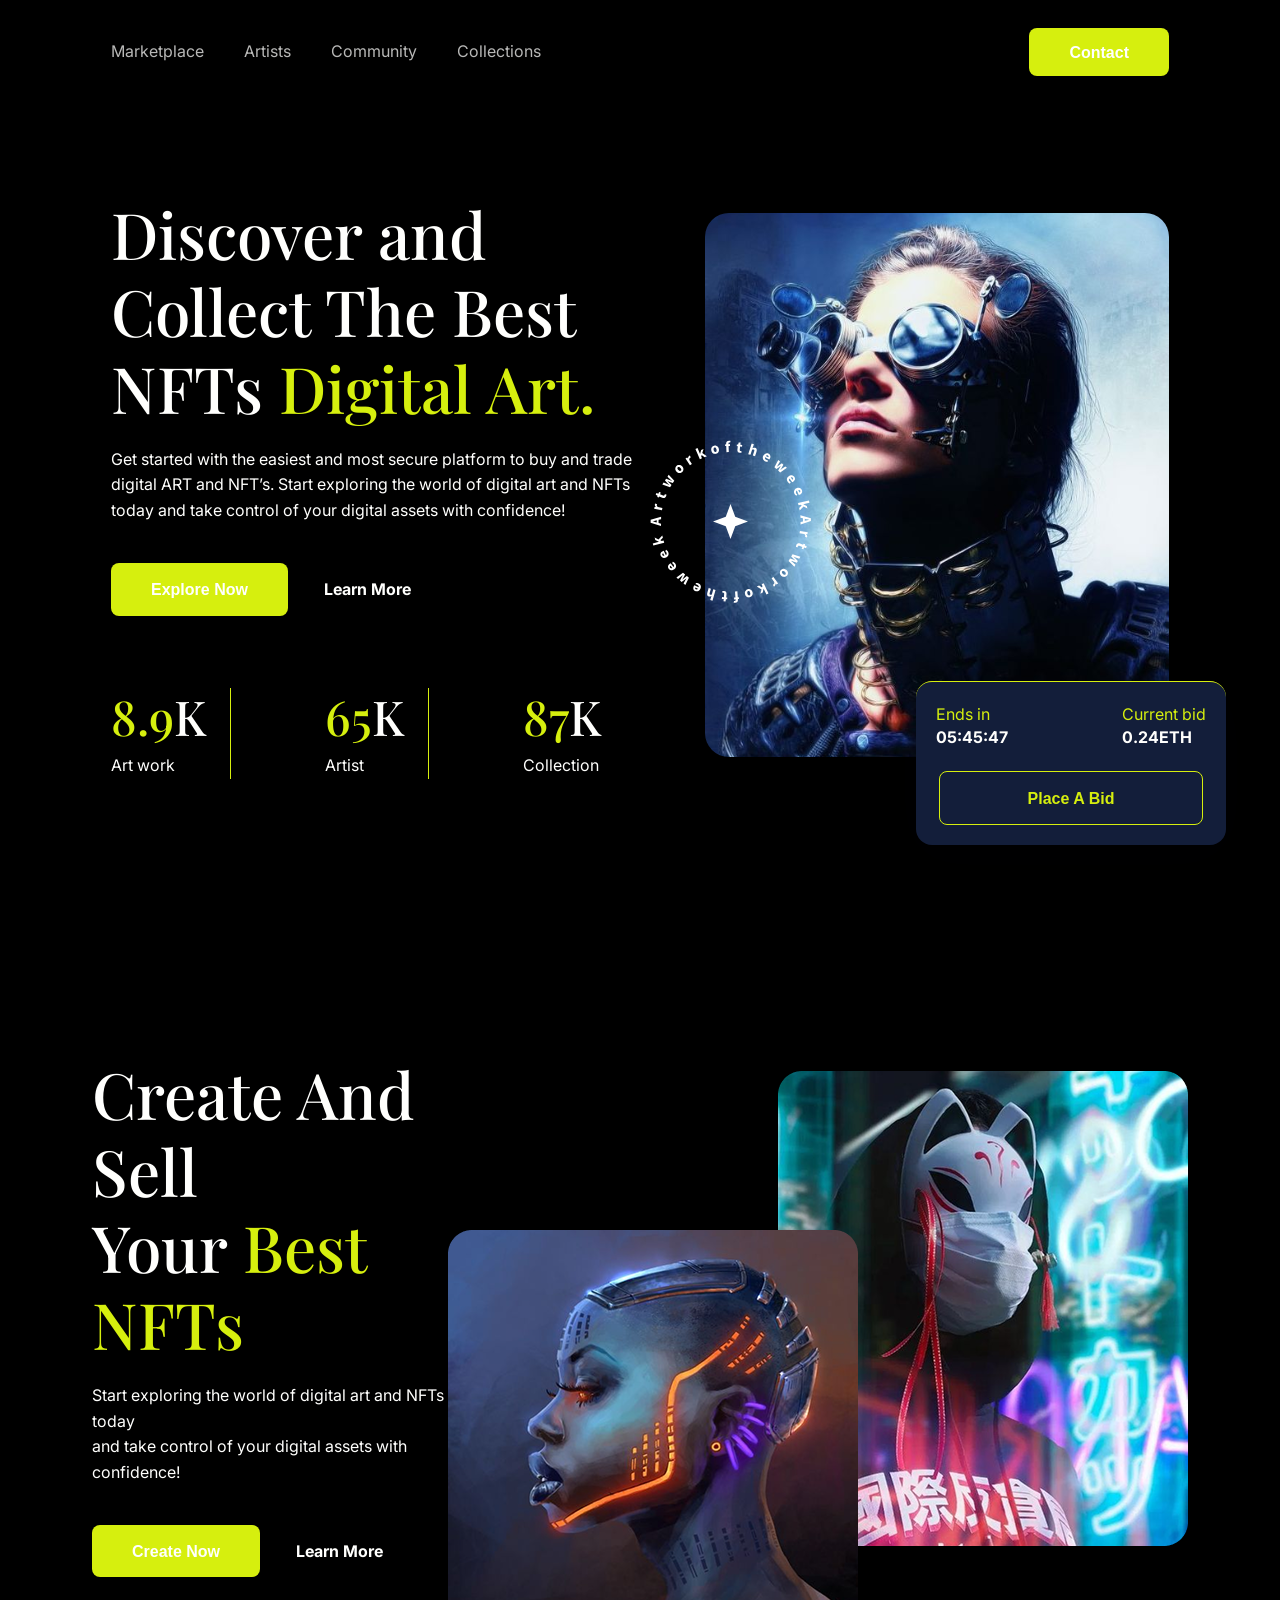
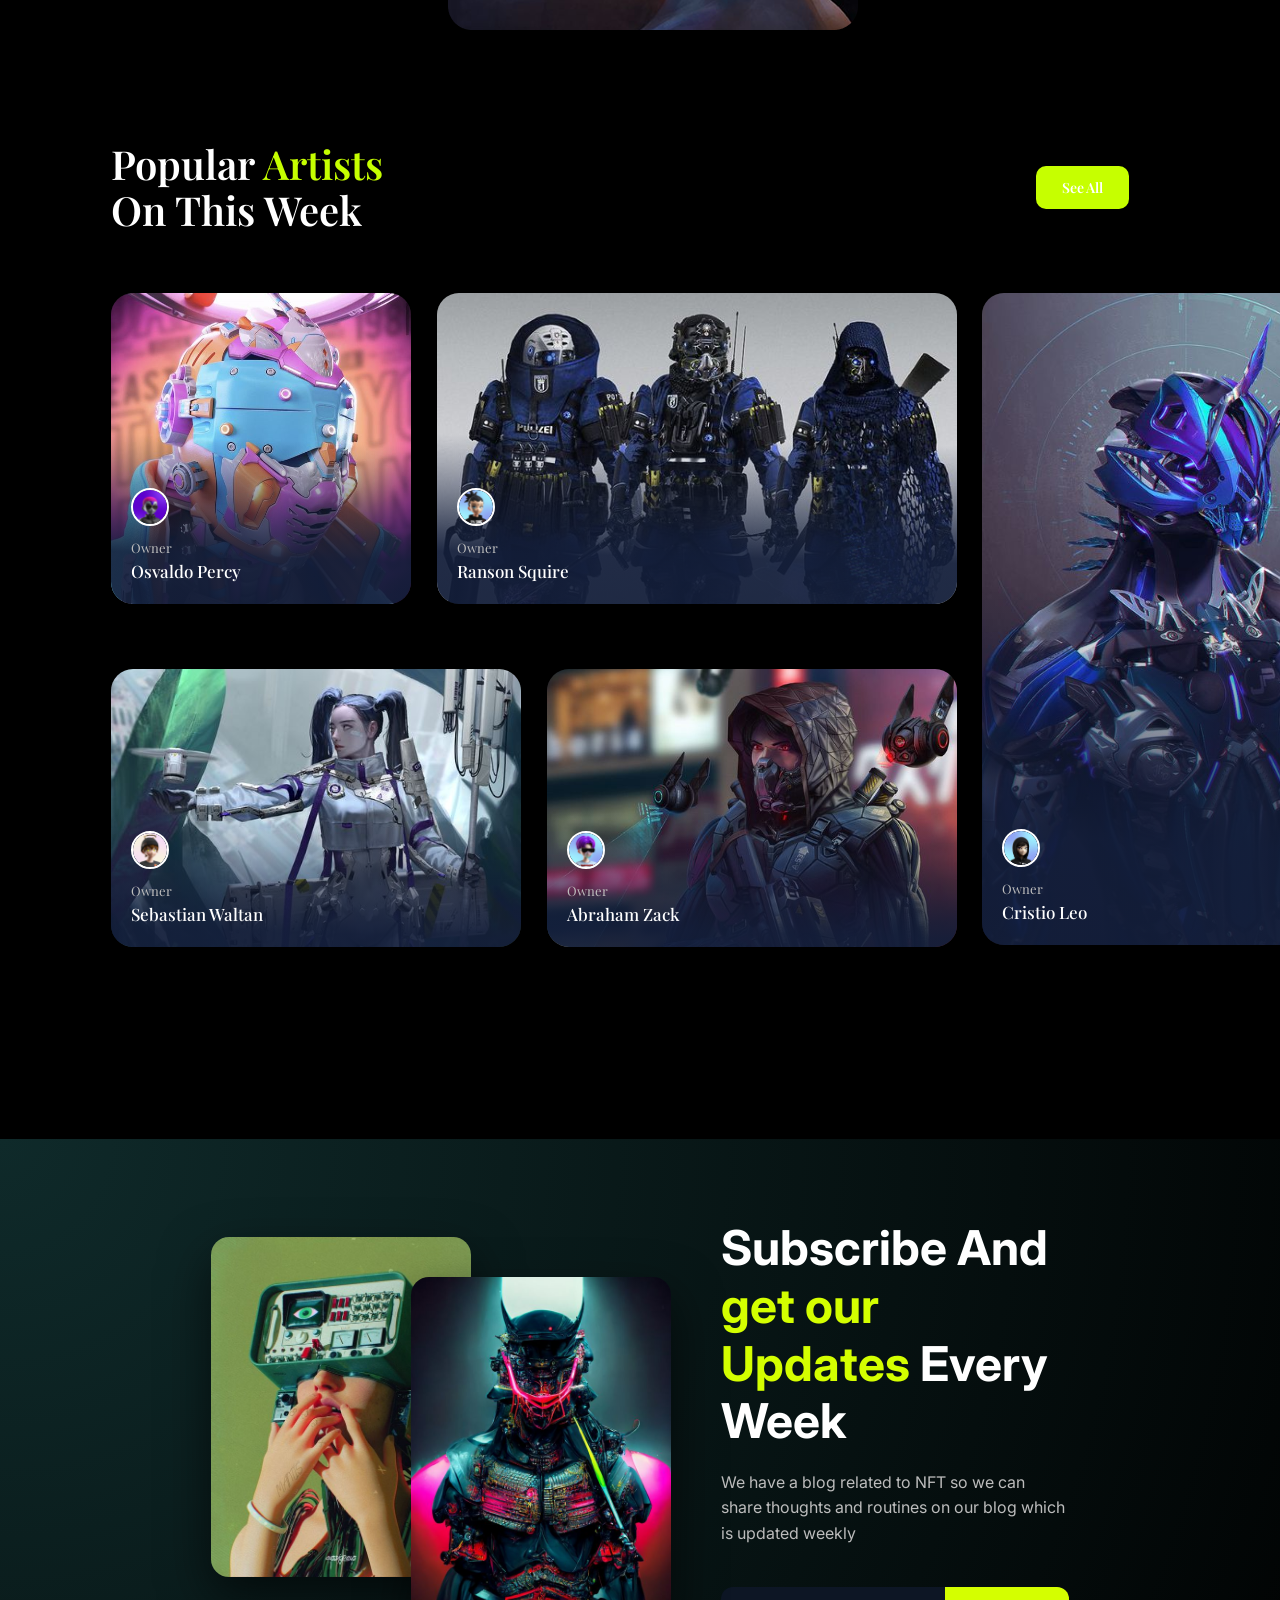
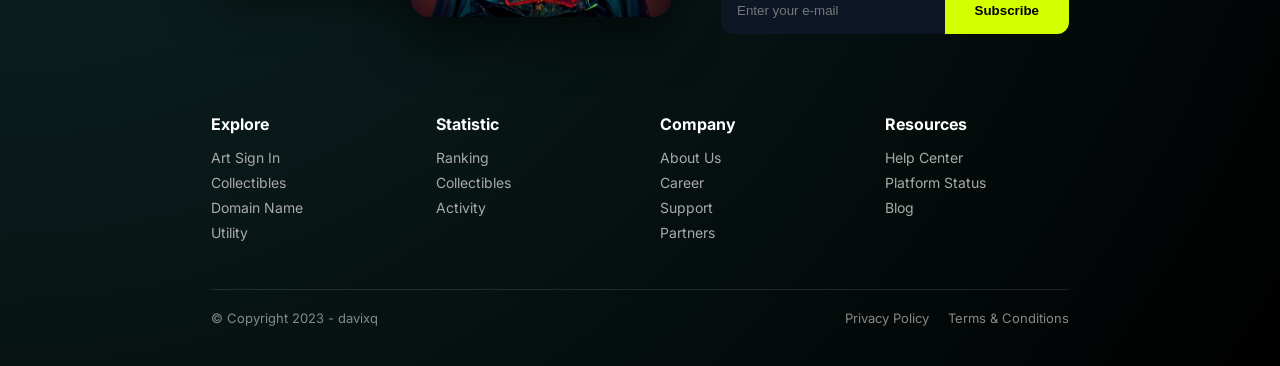
<file: index.html>
<!DOCTYPE html>
<html lang="en">
  <head>
    <meta charset="UTF-8" />
    <meta name="viewport" content="width=device-width, initial-scale=1.0" />
    <title>NFTMarketplace</title>
    <link rel="stylesheet" href="./css/style.css" />
    <link rel="icon" href="./images/person/game.webp">
  </head>
  <body>
    <!-- Header -->
    <header>
      <div class="header__container container">
        <nav class="navbar">
          <ul class="nav__list">
            <li><a href="#" class="nav__list__item">Marketplace</a></li>
            <li><a href="#" class="nav__list__item">Artists</a></li>
            <li><a href="#" class="nav__list__item">Community</a></li>
            <li><a href="#" class="nav__list__item">Collections</a></li>
          </ul>
          <button class="navbar__btn">Contact</button>
        </nav>

        <!-- Header Main -->
        <div class="header__main">
          <div class="header__left">
            <h1 class="header__left__title">
              Discover and <br />
              Collect The Best <br />
              NFTs
              <span class="marked">Digital Art.</span>
            </h1>
            <p class="header__left__text">
              Get started with the easiest and most secure platform to buy and
              trade <br />
              digital ART and NFT’s. Start exploring the world of digital art
              and NFTs <br />
              today and take control of your digital assets with confidence!
            </p>
            <div class="btn__box">
              <button class="navbar__btn">Explore Now</button>
              <a href="#" class="left__link">Learn More</a>
            </div>

            <div class="header__subscribers">
              <div class="follow__num">
                <h2 class="followers"><span class="marked">8.9</span>K</h2>
                <p class="follow__type">Art work</p>
              </div>
              <div class="follow__num">
                <h2 class="followers"><span class="marked">65</span>K</h2>
                <p class="follow__type">Artist</p>
              </div>
              <div class="follow__num">
                <h2 class="followers"><span class="marked">87</span>K</h2>
                <p class="follow__type">Collection</p>
              </div>
            </div>
          </div>
          <div class="header__right">
            <img src="./images/person/hero.svg" alt="" class="right__img" />

            <div class="clock__box">
              <div class="clock__main">
                <div class="clock__type">
                  <p class="clockType__time">Ends in</p>
                  <h5 class="clockType__num">05:45:47</h5>
                </div>
                <div class="clock__type">
                  <p class="clockType__time">Current bid</p>
                  <h5 class="clockType__num">0.24ETH</h5>
                </div>
              </div>
              <div class="clock__btn__box">
                <button class="clock__btn">Place A Bid</button>
              </div>
            </div>
          </div>
        </div>
      </div>
    </header>

    
    <!-- Main -->
    <main>
      <!-- Best Section -->
      <section class="best">
        <div class="best__container container">
          <div class="best__left">
            <h1 class="best__title">
              Create And Sell <br />
              Your <span class="marked">Best NFTs</span>
            </h1>
            <p class="best__text">
              Start exploring the world of digital art and NFTs today <br />
              and take control of your digital assets with confidence!
            </p>
            <div class="btn__box">
              <button class="navbar__btn">Create Now</button>
              <a href="#" class="left__link">Learn More</a>
            </div>
          </div>
          <div class="best__right">
            <img src="./images/person/gamers.png" alt="" class="best__img" />
          </div>
        </div>

       </section>

       <!-- main2 -->
        <section>
        <div class="container">
  
  <div class="section-header">
          <h2 class="title">
              Popular <span>Artists</span><br>
              On This Week
          </h2>
          <button class="see-all">See All</button>
      </div>
  
      <div class="artists-grid">
  
          <div class="artist1-card">
              <img src="./images/Rectangle 9675.svg" alt="">
              <div class="avatar">
                  <img src="./images/person/Ellipse 6.svg">
              </div>
              <div class="artist-info">
                  <div class="role">Owner</div>
                  <div class="name">Osvaldo Percy</div>
              </div>
          </div>
  
          <div class="artist2-card">
              <img src="./images/Rectangle 9677.svg" alt="">
              <div class="avatar">
                  <img src="./images/person/Ellipse 6 (1).svg">
              </div>
              <div class="artist-info">
                  <div class="role">Owner</div>
                  <div class="name">Ranson Squire</div>
              </div>
          </div>
  
          <div class="artist3-card">
              <img src="./images/Rectangle 9674.svg" alt="">
              <div class="avatar">
                  <img src="./images/person/Ellipse 6 (4).svg" class="leo">
              </div>
              <div class="artist-info">
                  <div class="role">Owner</div>
                  <div class="name">Cristio Leo</div>
              </div>
          </div>
  
          <div class="artist4-card">
              <img src="./images/Rectangle 1000.svg" alt="">
              <div class="avatar">
                  <img src="./images/person/Ellipse 6 (2).svg">
              </div>
              <div class="artist-info">
                  <div class="role">Owner</div>
                  <div class="name">Sebastian Waltan</div>
              </div>
          </div>
  
          <div class="artist5-card">
              <img src="./images/Rectangle 9678.svg" alt="">
              <div class="avatar">
                  <img src="./images/person/Ellipse 6 (3).svg">
              </div>
              <div class="artist-info">
                  <div class="role">Owner</div>
                  <div class="name">Abraham Zack</div>
              </div>
          </div>
  
  
      </div>
    </div>
        </section>

         <section class="subscribe">
    <div class="container sukr__container">
      <div class="flex___box">
        <!-- LEFT IMAGES -->
        <div class="images">
          <div class="img-card">
            <img src="./images/person/bb8773f3d66ab8132457cd7ad210e7823594fcdf.png" alt="NFT Image 1">
          </div>
          <div class="img-card second">
            <img src="./images/person/ef54783ba9f3941323a96ee02ddf5e19714adacf.png" alt="NFT Image 2">
          </div>
        </div>
  
        <!-- RIGHT CONTENT -->
        <div class="content">
          <h2>Subscribe And <span>get our Updates</span> Every Week</h2>
          <p>
            We have a blog related to NFT so we can share thoughts and routines on our blog which is updated weekly
          </p>
  
          <form class="subscribe-form">
            <input type="email" placeholder="Enter your e-mail" required>
            <button type="submit">Subscribe</button>
          </form>
        </div>
      </div>  
  
  
      <!-- FOOTER LINKS -->
      <div class="footer-links">
        <div class="col">
          <h4>Explore</h4>
          <a href="#">Art Sign In</a>
          <a href="#">Collectibles</a>
          <a href="#">Domain Name</a>
          <a href="#">Utility</a>
        </div>
  
        <div class="col">
          <h4>Statistic</h4>
          <a href="#">Ranking</a>
          <a href="#">Collectibles</a>
          <a href="#">Activity</a>
        </div>
  
        <div class="col">
          <h4>Company</h4>
          <a href="#">About Us</a>
          <a href="#">Career</a>
          <a href="#">Support</a>
          <a href="#">Partners</a>
        </div>
  
        <div class="col">
          <h4>Resources</h4>
          <a href="#">Help Center</a>
          <a href="#">Platform Status</a>
          <a href="#">Blog</a>
        </div>
      </div>
  
      <!-- BOTTOM BAR -->
      <div class="bottom">
        <p>© Copyright 2023 - davixq</p>
        <div class="policy">
          <a href="#">Privacy Policy</a>
          <a href="#">Terms & Conditions</a>
        </div>
      </div>
    </div>

  </section>
     </main>


  </body>
</html>
</file>
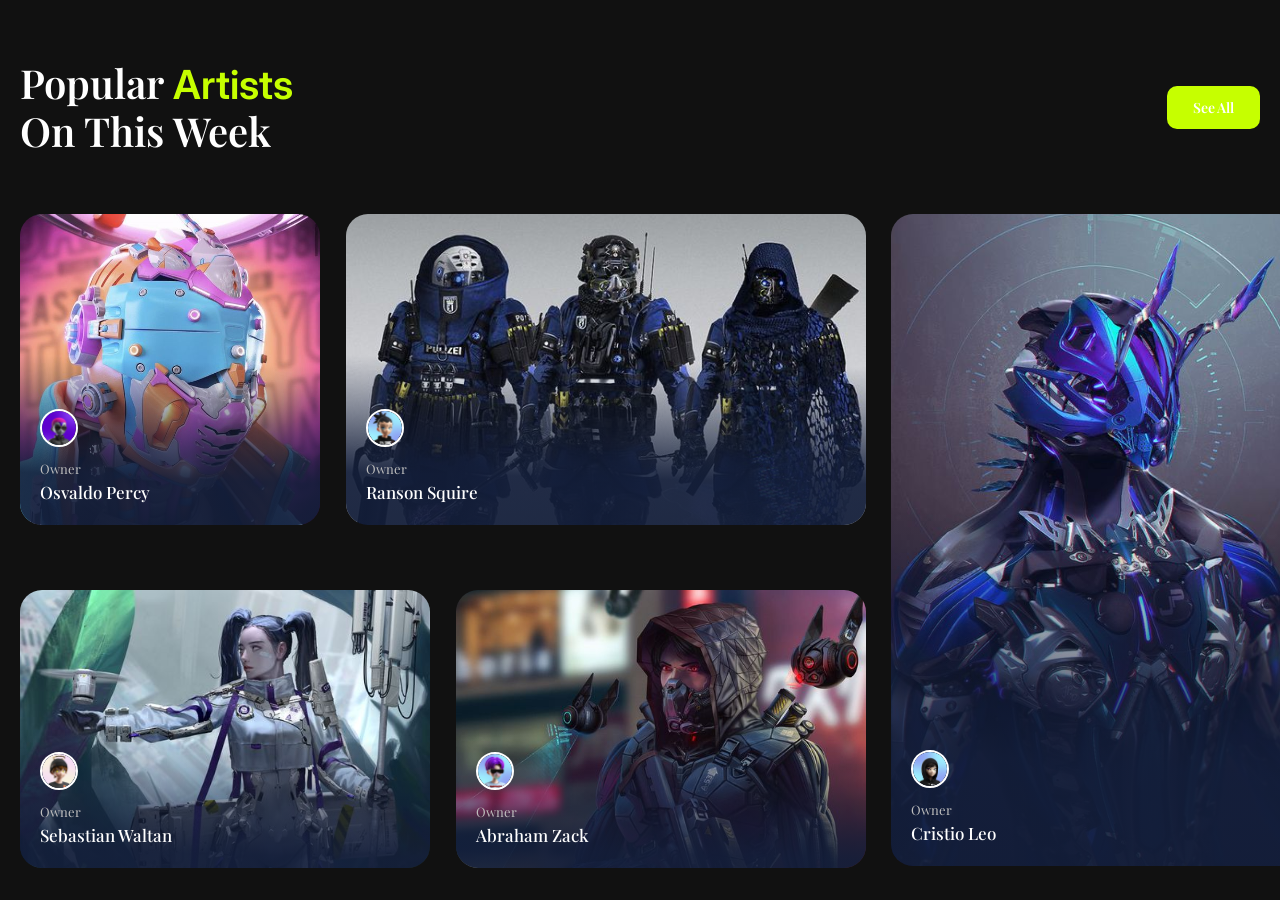
<file: popularartists.html>
<!DOCTYPE html>
<html lang="en">
<head>
    <meta charset="UTF-8">
    <meta name="viewport" content="width=device-width, initial-scale=1.0">
    <title>Popular Artists</title>
    <link rel="stylesheet" href="./css/popularartists.css">
</head>
<body>

<div class="container">

<div class="section-header">
        <h2 class="title">
            Popular <span>Artists</span><br>
            On This Week
        </h2>
        <button class="see-all">See All</button>
    </div>

    <div class="artists-grid">

        <div class="artist1-card">
            <img src="./images/Rectangle 9675.svg" alt="">
            <div class="avatar">
                <img src="./images/person/Ellipse 6.svg">
            </div>
            <div class="artist-info">
                <div class="role">Owner</div>
                <div class="name">Osvaldo Percy</div>
            </div>
        </div>

        <div class="artist2-card">
            <img src="./images/Rectangle 9677.svg" alt="">
            <div class="avatar">
                <img src="./images/person/Ellipse 6 (1).svg">
            </div>
            <div class="artist-info">
                <div class="role">Owner</div>
                <div class="name">Ranson Squire</div>
            </div>
        </div>

        <div class="artist3-card">
            <img src="./images/Rectangle 9674.svg" alt="">
            <div class="avatar">
                <img src="./images/person/Ellipse 6 (4).svg" class="leo">
            </div>
            <div class="artist-info">
                <div class="role">Owner</div>
                <div class="name">Cristio Leo</div>
            </div>
        </div>

        <div class="artist4-card">
            <img src="./images/Rectangle 1000.svg" alt="">
            <div class="avatar">
                <img src="./images/person/Ellipse 6 (2).svg">
            </div>
            <div class="artist-info">
                <div class="role">Owner</div>
                <div class="name">Sebastian Waltan</div>
            </div>
        </div>

        <div class="artist5-card">
            <img src="./images/Rectangle 9678.svg" alt="">
            <div class="avatar">
                <img src="./images/person/Ellipse 6 (3).svg">
            </div>
            <div class="artist-info">
                <div class="role">Owner</div>
                <div class="name">Abraham Zack</div>
            </div>
        </div>


    </div>

</div>

</body>
</html>
</file>
<file: css/style.css>
/* font Inter */

@import url("https://fonts.googleapis.com/css2?family=Inter:ital,opsz,wght@0,14..32,100..900;1,14..32,100..900&display=swap");

/* Playfair Display */
@import url("https://fonts.googleapis.com/css2?family=Playfair+Display:wght@400;600;700&display=swap");

* {
  margin: 0;
  padding: 0;
  box-sizing: border-box;
}

body {

    color: #fff;
    font-family: 'Inter', sans-serif;
    background-color: black;
    font-family: "Inter", sans-serif;
    background-repeat: no-repeat;
    background-size: cover;

}

li {
  list-style: none;
}

a {
  text-decoration: none;
}

.container {
  max-width: 1512px;
  width: 100%;
  margin: 0 auto;
  padding: 0 111px;
}

/* Header */

/* Navbar */
.navbar {
  display: flex;
  justify-content: space-between;
  align-items: center;
  padding: 28px 0;
}

.nav__list {
  display: flex;
  align-items: center;
  gap: 40px;
}

.nav__list__item {
  font-weight: 400;
  font-size: 16px;
  line-height: 160%;
  letter-spacing: 0px;
  transition: 0.5s ease;
  color: #fffffdb8;
}

.nav__list__item:hover {
  color: #ffffff;
  border-bottom: 1px solid #d6ef0e;
}

.navbar__btn {
  font-weight: 700;
  font-size: 16px;
  line-height: 120%;
  letter-spacing: 0px;
  padding: 14.5px 40px;
  color: #ffffff;
  background-color: #d6ef0e;
  border: none;
  border-radius: 8px;
}

.navbar__btn:hover {
  cursor: pointer;
}

/* Header Main */
.header__main {
  display: flex;
  align-items: center;
  justify-content: space-between;
  padding-bottom: 185px;
  margin-top: 92px;
}

.header__left__title {
  font-family: "Playfair Display", sans-serif;
  font-weight: 500;
  font-size: 64px;
  line-height: 120%;
  letter-spacing: 0px;
  margin-bottom: 20px;
  color: #fffffd;
}

.marked {
  color: #d6ef0e;
}

.header__left__text {
  font-weight: 400;
  font-size: 16px;
  line-height: 160%;
  letter-spacing: 0px;
  margin-bottom: 40px;
  color: #fffffd;
}

.btn__box {
  display: flex;
  align-items: center;
  gap: 36px;
  margin-bottom: 72px;
}

.btn__box .navbar__btn {
  padding: 16.5px 40px;
}

.left__link {
  font-weight: 700;
  font-style: Bold;
  font-size: 16px;
  line-height: 120%;
  letter-spacing: 0px;
  color: #fffffd;
}

.header__subscribers {
  display: flex;
  align-items: center;
  gap: 94px;
}

.follow__num {
  display: flex;
  flex-direction: column;
  gap: 8px;
  border-right: 1px solid #d6ef0e;
  padding-right: 24px;
}

.follow__num:last-child {
  border-right: none;
}

.followers {
  font-family: "Playfair Display", sans-serif;
  font-weight: 500;
  font-size: 48px;
  line-height: 120%;
  letter-spacing: 0px;
  color: #fffffd;
}

.follow__type {
  font-weight: 400;
  font-size: 16px;
  line-height: 160%;
  letter-spacing: 0px;
  color: #fffffd;
}

.header__right {
  position: relative;
}

.clock__box {
  position: absolute;
  left: 271px;
  top: 468px;
  width: 310px;
  padding: 20px;
  background-color: #131e3a;
  border-top: 1px solid #d6ef0e;
  box-shadow: 0px 9px 50px 0px #1724410a;
  border-radius: 16px;
}

.clock__main {
  display: flex;
  align-items: center;
  justify-content: space-between;
  margin-bottom: 24px;
}

.clockType__time {
  font-weight: 400;
  font-size: 16px;
  line-height: 160%;
  letter-spacing: 0px;
  color: #d6ef0e;
}

.clockType__num {
  font-weight: 700;
  font-size: 16px;
  line-height: 120%;
  letter-spacing: 0px;
  color: #fffffd;
}

.clock__btn__box {
  display: flex;
  justify-content: center;
}

.clock__btn {
  font-weight: 700;
  font-size: 16px;
  line-height: 120%;
  letter-spacing: 0px;
  background: none;
  padding: 16.5px 88px;
  border-radius: 8px;
  color: #d6ef0e;
  border: 1px solid #d6ef0e;
  transition: 0.5s ease;
}

.clock__btn:hover {
  cursor: pointer;
  background-color: #d6ef0e;
  color: #131e3a;
}


/* Best Section */

.best__container {
  display: flex;
  align-items: center;
  justify-content: space-between;
  padding: 92px;
}

.best__title {
  font-family: "Playfair Display", sans-serif;
  font-weight: 500;
  font-style: Medium;
  font-size: 64px;
  line-height: 120%;
  letter-spacing: 0px;
  margin-bottom: 20px;
  color: #fffffd;
}

.best__text {
  font-weight: 400;
  font-size: 16px;
  line-height: 160%;
  letter-spacing: 0px;
  margin-bottom: 40px;
  color: #fffffd;
}

.best__left .navbar__btn {
  padding: 16.5px 40px;
}


/* main2 */

.section-header {
    display: flex;
    justify-content: space-between;
    align-items: center;
    margin-bottom: 60px;
}

.title {
    font-size: 40px;
    font-weight: 600;
    line-height: 1.15;
    font-family: 'Playfair Display', sans-serif;
}

.title span {
    color: #c6ff00;
}


.see-all {
    background: #c6ff00;
    color: white;
    margin-left: 500px;
    margin-right: 40px;
    padding: 12px 26px;
    border-radius: 10px;
    font-family:'Playfair Display', sans-serif;
    font-size: 14px;
    font-weight: 600;
    border: none;
    cursor: pointer;
}


.artists-grid {
    display: grid;
    grid-template-columns: repeat(3, 1fr);
    grid-auto-rows: 150px; /* ASOSIY O‘LCHOV */
    gap: 26px;
    padding-bottom: 520px;
}


.artist1-card {
   
    position: relative;
    width: 300px;
    height: 311px;
    border-radius: 22px;
    overflow: hidden;
    background: #111;
}

.artist2-card {
    right: 110px;
    position: relative;
    width: 520px;
    height: 311px;
    border-radius: 22px;
    overflow: hidden;
    background: #111;

}

.artist3-card {
    position: relative;
    width: 410px;
    height: 652px;
    right: 111px;
    border-radius: 22px;
    overflow: hidden;
    background: #111;
}

.artist4-card {
    position: relative;
    width: 410px;
    height: 278px;
    border-radius: 22px;
    overflow: hidden;
    background: #111;
    top: 200px;
    
}

.artist5-card {
    position: relative;
    width: 410px;
    height: 278px;
    border-radius: 22px;
    overflow: hidden;
    background: #111;
    top: 200px;
    
}



.artist-card > img {
    position: absolute;
    inset: 0;
    width: 100%;
    height: 100%;
    object-fit: cover;
}



.avatar {
    position: absolute;
    bottom: 78px;
    left: 20px;
    width: 38px;
    height: 38px;
    border-radius: 50%;
    overflow: hidden;
    border: 2px solid #fff;
    z-index: 3;
}

.avatar img {
    width: 100%;
    height: 100%;
    object-fit: cover;
}


.artist-info {
    position: absolute;
    bottom: 22px;
    left: 20px;
    z-index: 3;
}

.role {
    font-size: 13px;
    color: #bdbdbd;
    margin-bottom: 4px;
    font-family: 'Playfair Display', sans-serif;
}

.name {
    font-size: 17px;
    font-weight: 500;
    font-family: 'Playfair Display', sans-serif;
}


  

/* MAIN GRID */

.subscribe {
  width: 100%;
  padding: 80px 100px 40px;
  background: radial-gradient(circle at top left, #0f2a2a, #000);


}
/* LEFT IMAGES */
  .flex___box {
    display: flex;
    justify-content: center;
    gap: 50px;
    align-items: center;
  }

  .images {
    display: flex;
    position: relative;
  }
  
  .img-card {
    width: 260px;
    height: 340px;
    border-radius: 18px;
    overflow: hidden;
    box-shadow: 0 20px 50px rgba(0,0,0,0.6);
  }
  
  .img-card img {
    width: 100%;
    height: 100%;
    object-fit: cover;
  }
  
  .img-card.second {
    margin-left: -60px;
    margin-top: 40px;
  }
  
  /* RIGHT CONTENT */
  .content h2 {
    font-size: 48px;
    font-weight: 700;
    line-height: 1.2;
  }
  
  .content h2 span {
    color: #d4ff00;
  }
  
  .content p {
    margin: 20px 0 40px;
    color: #bcbcbc;
    max-width: 500px;
    line-height: 1.6;
  }
  
  /* FORM */
  .subscribe-form {
    display: flex;
    max-width: 450px;
    background: #0d1625;
    border-radius: 12px;
    overflow: hidden;
  }
  
  .subscribe-form input {
    flex: 1;
    padding: 16px;
    border: none;
    outline: none;
    background: transparent;
    color: #fff;
  }
  
  .subscribe-form input::placeholder {
    color: #777;
  }
  
  .subscribe-form button {
    background: #d4ff00;
    border: none;
    padding: 0 30px;
    cursor: pointer;
    font-weight: 600;
    color: #000;
  }
  
  /* FOOTER LINKS */
  .footer-links {
    margin-top: 80px;
    display: grid;
    grid-template-columns: repeat(4, 1fr);
    gap: 40px;
  }
  
  .footer-links h4 {
    margin-bottom: 15px;
    font-size: 16px;
  }
  
  .footer-links a {
    display: block;
    text-decoration: none;
    color: #aaa;
    margin-bottom: 8px;
    font-size: 14px;
  }
  
  .footer-links a:hover {
    color: #fff;
  }
  
  /* BOTTOM */
  .bottom {
    margin-top: 40px;
    padding-top: 20px;
    border-top: 1px solid rgba(255,255,255,0.1);
    display: flex;
    justify-content: space-between;
    font-size: 13px;
    color: #888;
  }
  
  .policy a {
    margin-left: 15px;
    text-decoration: none;
    color: #888;
  }
  
  .policy a:hover {
    color: #fff;
  }
</file>
<file: css/popularartists.css>
/* font Inter */

@import url('https://fonts.googleapis.com/css2?family=Inter:ital,opsz,wght@0,14..32,100..900;1,14..32,100..900&display=swap');

/* Playfair Display */
@import url('https://fonts.googleapis.com/css2?family=Playfair+Display:wght@400;600;700&display=swap');

* {
    margin: 0;
    padding: 0;
    box-sizing: border-box;
    font-family: 'Inter', sans-serif;
}


body {
    color: #ffffff;
      background-color: #111;
}


.container {
    max-width: 1312px;
    width: 100%;
    margin: 0 auto;
    padding: 60px 20px;
    padding-bottom: 50px;
    
}


.section-header {
    display: flex;
    justify-content: space-between;
    align-items: center;
    margin-bottom: 60px;
}

.title {
    font-size: 40px;
    font-weight: 600;
    line-height: 1.15;
    font-family: 'Playfair Display', sans-serif;
}

.title span {
    color: #c6ff00;
}


.see-all {
    background: #c6ff00;
    color: white;
    margin-left: 500px;
    padding: 12px 26px;
    border-radius: 10px;
    font-family:'Playfair Display', sans-serif;
    font-size: 14px;
    font-weight: 600;
    border: none;
    cursor: pointer;
}


.artists-grid {
    display: grid;
    grid-template-columns: repeat(3, 1fr);
    grid-auto-rows: 150px; /* ASOSIY O‘LCHOV */
    gap: 26px;
}


.artist1-card {
   
    position: relative;
    width: 300px;
    height: 311px;
    border-radius: 22px;
    overflow: hidden;
    background: #111;
}

.artist2-card {
    right: 110px;
    position: relative;
    width: 520px;
    height: 311px;
    border-radius: 22px;
    overflow: hidden;
    background: #111;

}

.artist3-card {
    position: relative;
    width: 410px;
    height: 652px;
    right: 111px;
    border-radius: 22px;
    overflow: hidden;
    background: #111;
}

.artist4-card {
    position: relative;
    width: 410px;
    height: 278px;
    border-radius: 22px;
    overflow: hidden;
    background: #111;
    top: 200px;
    
}

.artist5-card {
    position: relative;
    width: 410px;
    height: 278px;
    border-radius: 22px;
    overflow: hidden;
    background: #111;
    top: 200px;
    
}



.artist-card > img {
    position: absolute;
    inset: 0;
    width: 100%;
    height: 100%;
    object-fit: cover;
}



.avatar {
    position: absolute;
    bottom: 78px;
    left: 20px;
    width: 38px;
    height: 38px;
    border-radius: 50%;
    overflow: hidden;
    border: 2px solid #fff;
    z-index: 3;
}

.avatar img {
    width: 100%;
    height: 100%;
    object-fit: cover;
}


.artist-info {
    position: absolute;
    bottom: 22px;
    left: 20px;
    z-index: 3;
}

.role {
    font-size: 13px;
    color: #bdbdbd;
    margin-bottom: 4px;
    font-family: 'Playfair Display', sans-serif;
}

.name {
    font-size: 17px;
    font-weight: 500;
    font-family: 'Playfair Display', sans-serif;
}
</file>
